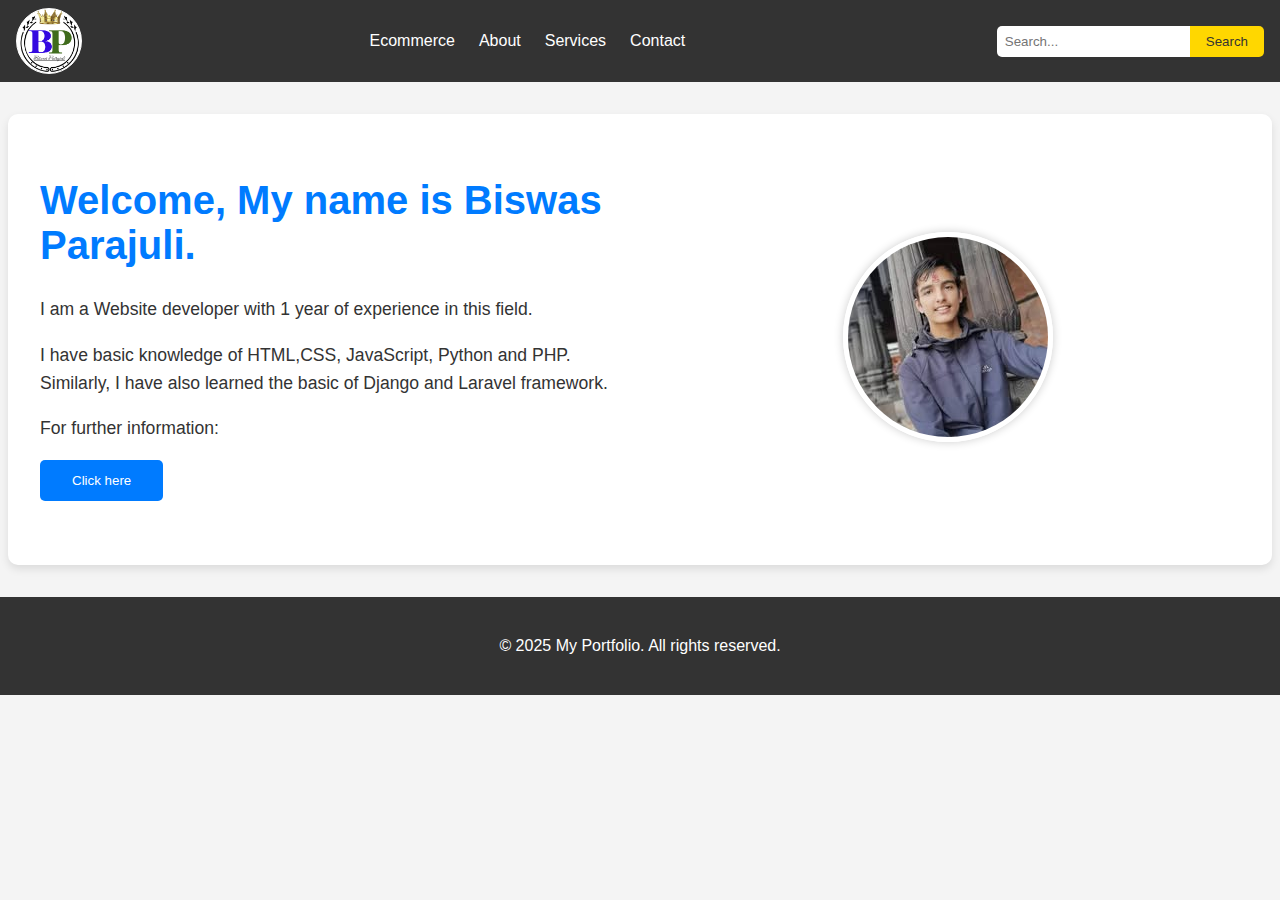
<file: index.html>
<!DOCTYPE html>
<html lang="en">
<head>
    <meta charset="UTF-8">
    <meta name="viewport" content="width=device-width, initial-scale=1.0">
    <title>Mero Portfolio</title>
    <link rel="stylesheet" href="style.css">
</head>
<body>

    <nav class="navbar">
        <div class="logo"></div>
        <ul class="nav-links">
            <li><a href="form.html">Ecommerce</a></li>
            <li><a href="#">About</a></li>
            <li><a href="#">Services</a></li>
            <li><a href="#">Contact</a></li>
        </ul>
        <div class="search-box">
            <input type="text" placeholder="Search...">
            <button>Search</button>
        </div>
    </nav>

    <header class="header">
        <div class="left-content">
            <h1>Welcome, My name is Biswas Parajuli.</h1>
            <p>I am a Website developer with 1 year of experience in this field.</p>
            <p>I have basic knowledge of HTML,CSS, JavaScript, Python and PHP.
                Similarly, I have also learned the basic of Django and Laravel framework.
            </p>
            <p>For further information:</p>
            <button class="btn">Click here</button>
        </div>
        <div class="right-image">
            <img src="biswas.jpg" alt="Mero Photo">
        </div>
    </header>

    <footer class="footer">
        <p>&copy; 2025 My Portfolio. All rights reserved.</p>
    </footer>

</body>
</html>
</file>
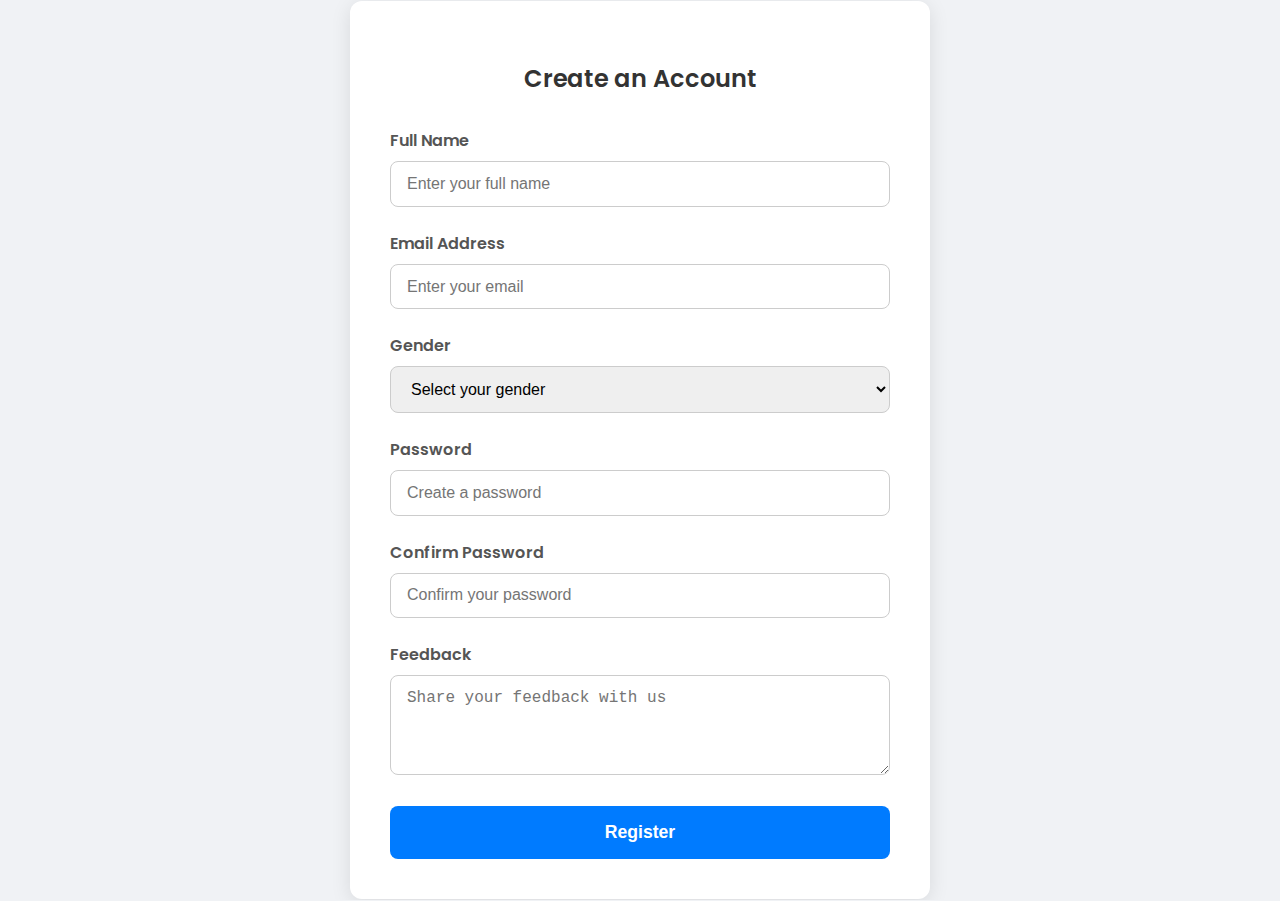
<file: form.html>
<!DOCTYPE html>
<html lang="en">
<head>
    <meta charset="UTF-8">
    <meta name="viewport" content="width=device-width, initial-scale=1.0">
    <title>Responsive Form</title>
    <link rel="stylesheet" href="form.css">
    <link href="https://fonts.googleapis.com/css2?family=Poppins:wght@400;600&display=swap" rel="stylesheet">
</head>
<body>

    <div class="form-container">
        <form class="my-form" action="ecommerce.html">
            <h2>Create an Account</h2>
            
            <div class="form-group">
                <label for="name">Full Name</label>
                <input type="text" id="name" name="name" placeholder="Enter your full name" required>
            </div>

            <div class="form-group">
                <label for="email">Email Address</label>
                <input type="email" id="email" name="email" placeholder="Enter your email" required>
            </div>

            <div class="form-group">
                <label for="gender">Gender</label>
                <select id="gender" name="gender" required>
                    <option value="" disabled selected>Select your gender</option>
                    <option value="male">Male</option>
                    <option value="female">Female</option>
                    <option value="other">Other</option>
                </select>
            </div>

            <div class="form-group">
                <label for="password">Password</label>
                <input type="password" id="password" name="password" placeholder="Create a password" required>
            </div>

            <div class="form-group">
                <label for="confirm-password">Confirm Password</label>
                <input type="password" id="confirm-password" name="confirm-password" placeholder="Confirm your password" required>
            </div>

            <div class="form-group">
                <label for="feedback">Feedback</label>
                <textarea id="feedback" name="feedback" rows="4" placeholder="Share your feedback with us"></textarea>
            </div>
            
            <button type="submit" class="submit-btn">Register</button>
        </form>
    </div>

</body>
</html>
</file>
<file: style.css>
/* Basic styling for the entire page */
body {
    font-family: Arial, sans-serif;
    margin: 0;
    padding: 0;
    background-color: #f4f4f4;
    color: #333;
}

/* Navbar Styling */
.navbar {
    display: flex;
    justify-content: space-between;
    align-items: center;
    background-color: #333;
    color: #fff;
    padding: 0.5rem 1rem;
}

.navbar .logo {

    margin:0;
    padding:0;
    width:4em;
    height:4em;
    border-radius: 50%;
    border:1px solid white;
    background-image:url(logo.png);
    background-size: cover;
}

.navbar .nav-links {
    list-style: none;
    margin: 0;
    padding: 0;
    display: flex;
}

.navbar .nav-links li {
    margin-right: 1.5rem;
}

.navbar .nav-links a {
    color: #fff;
    text-decoration: none;
    font-size: 1rem;
    transition: color 0.3s ease;
}

.navbar .nav-links a:hover {
    color: #ffd700; /* Gold color on hover */
}

.search-box {
    display: flex;
}

.search-box input {
    border: none;
    padding: 0.5rem;
    border-radius: 5px 0 0 5px;
    outline: none;
}

.search-box button {
    border: none;
    background-color: #ffd700;
    color: #333;
    padding: 0.5rem 1rem;
    border-radius: 0 5px 5px 0;
    cursor: pointer;
}

/* Header Section Styling */
.header {
    display: flex;
    justify-content: center;
    align-items: center;
    padding: 4rem 2rem;
    max-width: 1200px;
    margin: 2rem auto;
    background-color: #fff;
    border-radius: 10px;
    box-shadow: 0 4px 8px rgba(0,0,0,0.1);
}

.left-content {
    flex: 1;
    padding-right: 2rem;
}

.left-content h1 {
    font-size: 2.5rem;
    color: #007bff;
    margin-top:0;
}

.left-content p {
    font-size: 1.1rem;
    line-height: 1.6;
}

.left-content .btn {
    background-color: #007bff;
    color: #fff;
    padding: 0.8rem 2rem;
    text-decoration: none;
    border-radius: 5px;
    border: none;
    cursor: pointer;
    transition: background-color 0.3s ease;
}

.left-content .btn:hover {
    background-color: #0056b3;
}

.right-image {
    flex: 1;
    text-align: center;
}

.right-image img {
    max-width: 100%;
    height: auto;
    border-radius: 50%;
    border: 5px solid #fff;
    box-shadow: 0 0 10px rgba(0,0,0,0.2);
}

/* Footer Section Styling */
.footer {
    text-align: center;
    padding: 1.5rem;
    background-color: #333;
    color: #fff;
    margin-top: 2rem;
}

/* Responsive Design */
@media (max-width: 768px) {
    .navbar {
        flex-direction: column;
        text-align: center;
    }

    .navbar .nav-links {
        flex-direction: column;
        margin-top: 1rem;
    }

    .navbar .nav-links li {
        margin-bottom: 0.5rem;
    }

    .search-box {
        margin-top: 1rem;
    }

    .header {
        flex-direction: column;
        text-align: center;
    }

    .left-content,
    .right-image {
        padding: 0;
    }

    .right-image {
        margin-top: 2rem;
    }

    .right-image img {
        width: 200px; /* Adjust size for mobile */
        height: 200px;
    }
}
</file>
<file: form.css>
/* Importing a clean, modern font */
@import url('https://fonts.googleapis.com/css2?family=Poppins:wght@400;600&display=swap');

/* Basic setup and font styling */
body {
    font-family: 'Poppins', sans-serif;
    background-color: #f0f2f5;
    display: flex;
    justify-content: center;
    align-items: center;
    min-height: 100vh;
    margin: 0;
}

/* Form container for centering and background */
.form-container {
    background-color: #ffffff;
    padding: 2.5rem;
    border-radius: 12px;
    box-shadow: 0 4px 20px rgba(0, 0, 0, 0.1);
    width: 100%;
    max-width: 500px;
}

/* Form header styling */
.my-form h2 {
    text-align: center;
    color: #333;
    margin-bottom: 2rem;
    font-weight: 600;
}

/* Styling for each form group */
.form-group {
    margin-bottom: 1.5rem;
}

.form-group label {
    display: block;
    margin-bottom: 0.5rem;
    color: #555;
    font-weight: 600;
}

/* Styling for all input fields and textarea */
.form-group input,
.form-group select,
.form-group textarea {
    width: 100%;
    padding: 0.8rem 1rem;
    border: 1px solid #ccc;
    border-radius: 8px;
    font-size: 1rem;
    box-sizing: border-box; /* Ensures padding doesn't affect width */
    transition: border-color 0.3s, box-shadow 0.3s;
}

.form-group input:focus,
.form-group select:focus,
.form-group textarea:focus {
    border-color: #007bff;
    box-shadow: 0 0 0 3px rgba(0, 123, 255, 0.25);
    outline: none;
}

.form-group textarea {
    resize: vertical; /* Allows user to resize vertically */
}

/* Submit button styling */
.submit-btn {
    width: 100%;
    padding: 1rem;
    background-color: #007bff;
    color: #ffffff;
    border: none;
    border-radius: 8px;
    font-size: 1.1rem;
    font-weight: 600;
    cursor: pointer;
    transition: background-color 0.3s ease, transform 0.2s ease;
}

.submit-btn:hover {
    background-color: #0056b3;
    transform: translateY(-2px);
}

/* Responsive design for smaller screens */
@media (max-width: 600px) {
    .form-container {
        padding: 1.5rem;
        margin: 1rem;
    }

    .my-form h2 {
        font-size: 1.8rem;
    }
}
</file>
